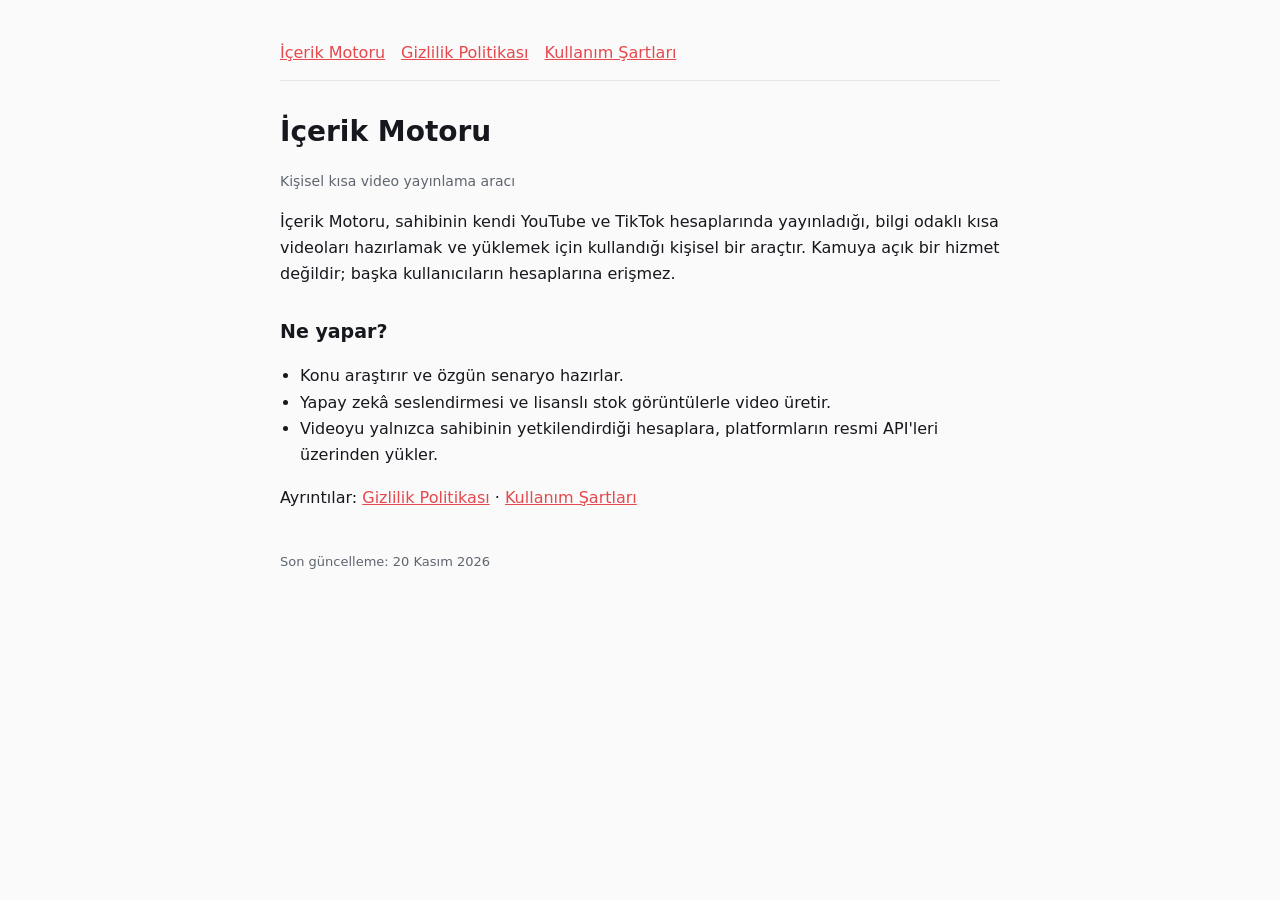
<file: index.html>
<!doctype html><html lang="tr"><head><meta charset="utf-8"><meta name="viewport" content="width=device-width,initial-scale=1"><link rel="stylesheet" href="stil.css"><title>İçerik Motoru</title></head><body><main><nav><a href="index.html">İçerik Motoru</a><a href="gizlilik.html">Gizlilik Politikası</a><a href="kosullar.html">Kullanım Şartları</a></nav>
<h1>İçerik Motoru</h1><p class="alt">Kişisel kısa video yayınlama aracı</p>
<p>İçerik Motoru, sahibinin kendi YouTube ve TikTok hesaplarında yayınladığı, bilgi odaklı kısa videoları hazırlamak ve
yüklemek için kullandığı kişisel bir araçtır. Kamuya açık bir hizmet değildir; başka kullanıcıların hesaplarına erişmez.</p>
<h2>Ne yapar?</h2><ul><li>Konu araştırır ve özgün senaryo hazırlar.</li><li>Yapay zekâ seslendirmesi ve lisanslı stok görüntülerle video üretir.</li>
<li>Videoyu yalnızca sahibinin yetkilendirdiği hesaplara, platformların resmi API'leri üzerinden yükler.</li></ul>
<p>Ayrıntılar: <a href="gizlilik.html">Gizlilik Politikası</a> · <a href="kosullar.html">Kullanım Şartları</a></p><footer>Son güncelleme: 20 Kasım 2026</footer></main></body></html>
</file>
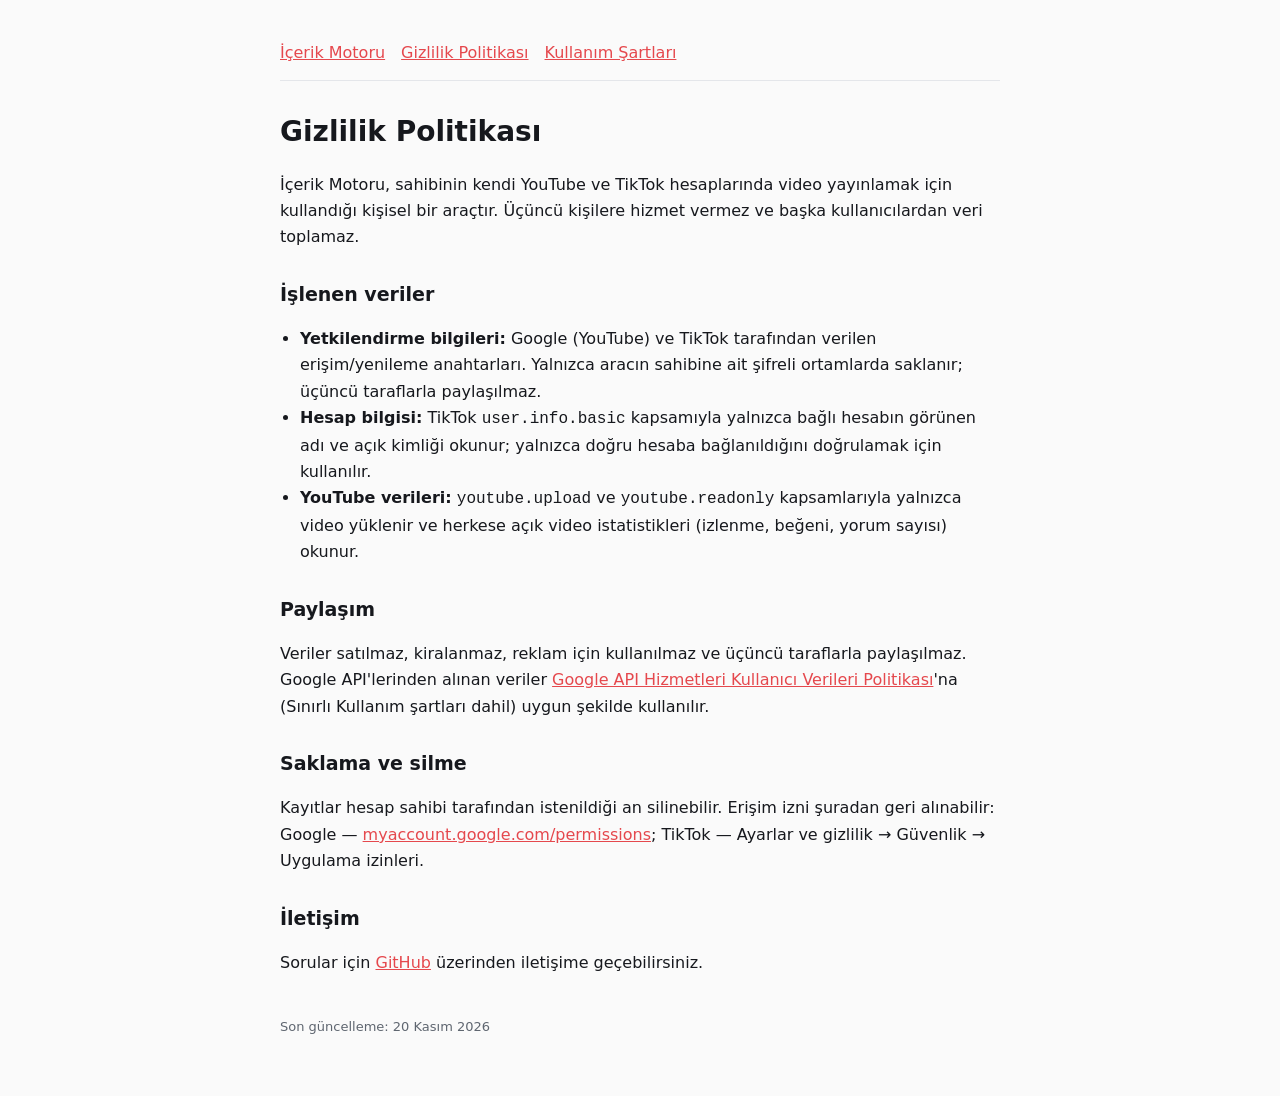
<file: gizlilik.html>
<!doctype html><html lang="tr"><head><meta charset="utf-8"><meta name="viewport" content="width=device-width,initial-scale=1"><link rel="stylesheet" href="stil.css"><title>Gizlilik Politikası – İçerik Motoru</title></head><body><main><nav><a href="index.html">İçerik Motoru</a><a href="gizlilik.html">Gizlilik Politikası</a><a href="kosullar.html">Kullanım Şartları</a></nav>
<h1>Gizlilik Politikası</h1>
<p>İçerik Motoru, sahibinin kendi YouTube ve TikTok hesaplarında video yayınlamak için kullandığı kişisel bir araçtır.
Üçüncü kişilere hizmet vermez ve başka kullanıcılardan veri toplamaz.</p>
<h2>İşlenen veriler</h2><ul>
<li><b>Yetkilendirme bilgileri:</b> Google (YouTube) ve TikTok tarafından verilen erişim/yenileme anahtarları. Yalnızca aracın sahibine ait şifreli ortamlarda saklanır; üçüncü taraflarla paylaşılmaz.</li>
<li><b>Hesap bilgisi:</b> TikTok <code>user.info.basic</code> kapsamıyla yalnızca bağlı hesabın görünen adı ve açık kimliği okunur; yalnızca doğru hesaba bağlanıldığını doğrulamak için kullanılır.</li>
<li><b>YouTube verileri:</b> <code>youtube.upload</code> ve <code>youtube.readonly</code> kapsamlarıyla yalnızca video yüklenir ve herkese açık video istatistikleri (izlenme, beğeni, yorum sayısı) okunur.</li></ul>
<h2>Paylaşım</h2><p>Veriler satılmaz, kiralanmaz, reklam için kullanılmaz ve üçüncü taraflarla paylaşılmaz. Google API'lerinden alınan
veriler <a href="https://developers.google.com/terms/api-services-user-data-policy">Google API Hizmetleri Kullanıcı Verileri Politikası</a>'na
(Sınırlı Kullanım şartları dahil) uygun şekilde kullanılır.</p>
<h2>Saklama ve silme</h2><p>Kayıtlar hesap sahibi tarafından istenildiği an silinebilir. Erişim izni şuradan geri alınabilir:
Google — <a href="https://myaccount.google.com/permissions">myaccount.google.com/permissions</a>;
TikTok — Ayarlar ve gizlilik → Güvenlik → Uygulama izinleri.</p>
<h2>İletişim</h2><p>Sorular için <a href="https://github.com/bemor552-boop">GitHub</a> üzerinden iletişime geçebilirsiniz.</p><footer>Son güncelleme: 20 Kasım 2026</footer></main></body></html>
</file>
<file: stil.css>
:root{--bg:#fafafa;--fg:#16181d;--muted:#5f6670;--line:#e4e6ea;--accent:#e5484d}
@media (prefers-color-scheme:dark){:root{--bg:#0f1114;--fg:#e8eaed;--muted:#9aa1ab;--line:#262b32}}
*{box-sizing:border-box}body{margin:0;background:var(--bg);color:var(--fg);font:16px/1.65 system-ui,-apple-system,"Segoe UI",Roboto,sans-serif}
main{max-width:760px;margin:0 auto;padding:40px 20px 60px}h1{font-size:28px;margin:0 0 6px}h2{font-size:19px;margin:28px 0 8px}
.alt{color:var(--muted);font-size:14px}nav{display:flex;gap:16px;margin:0 0 28px;padding-bottom:14px;border-bottom:1px solid var(--line)}
a{color:var(--accent)}ul{padding-left:20px}footer{margin-top:40px;color:var(--muted);font-size:13px}
</file>
